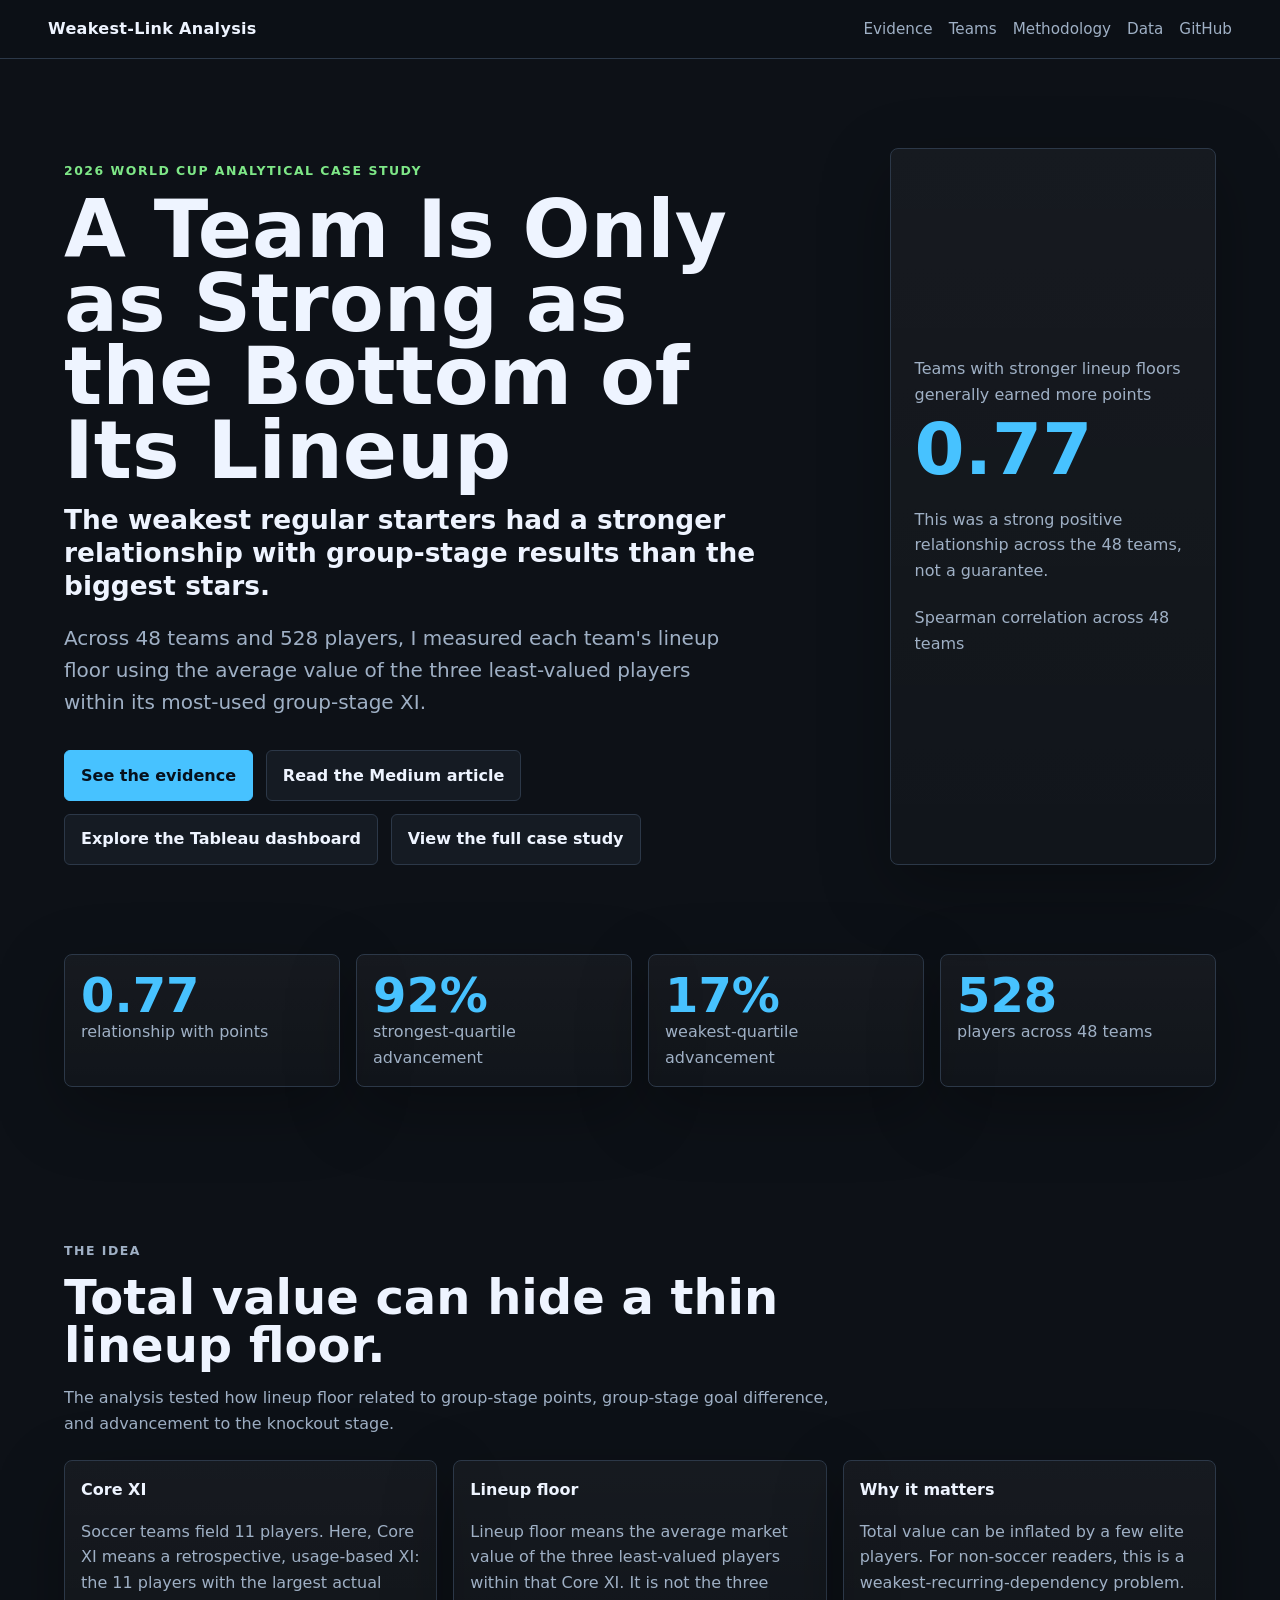
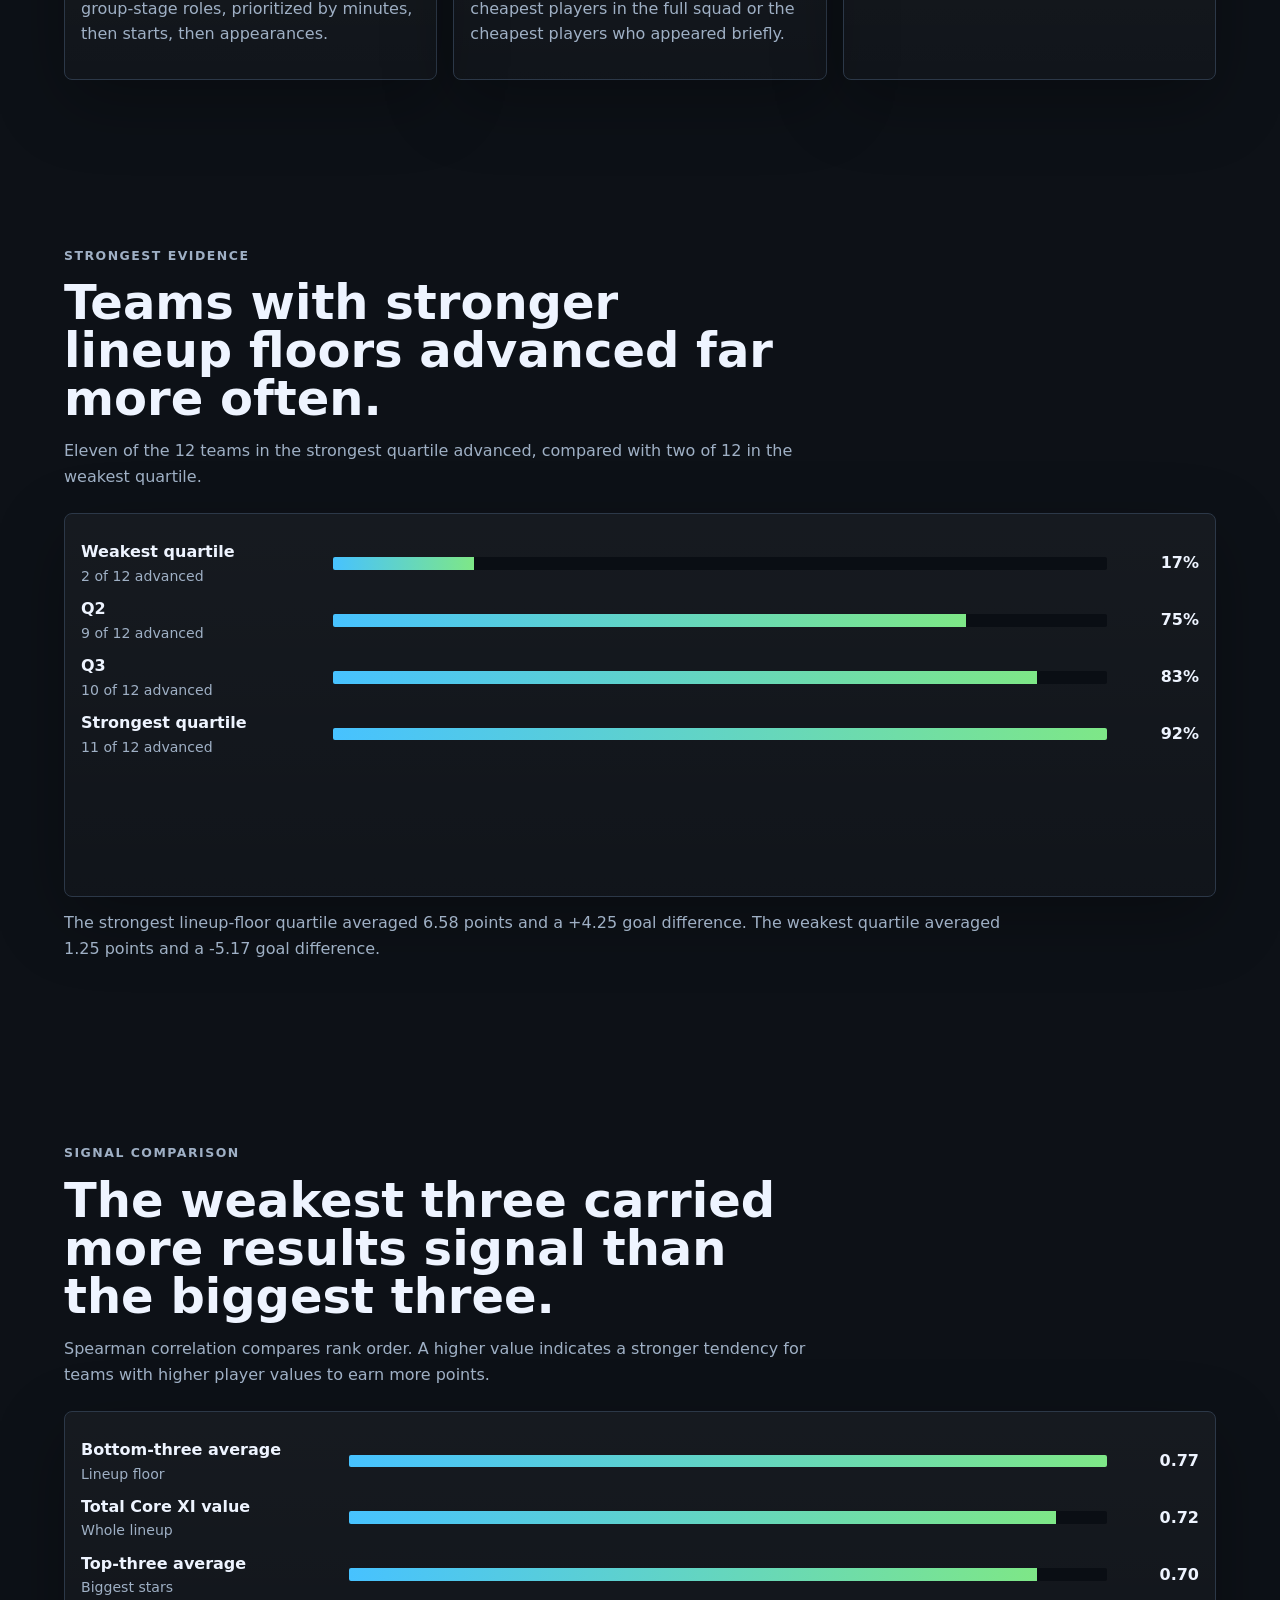
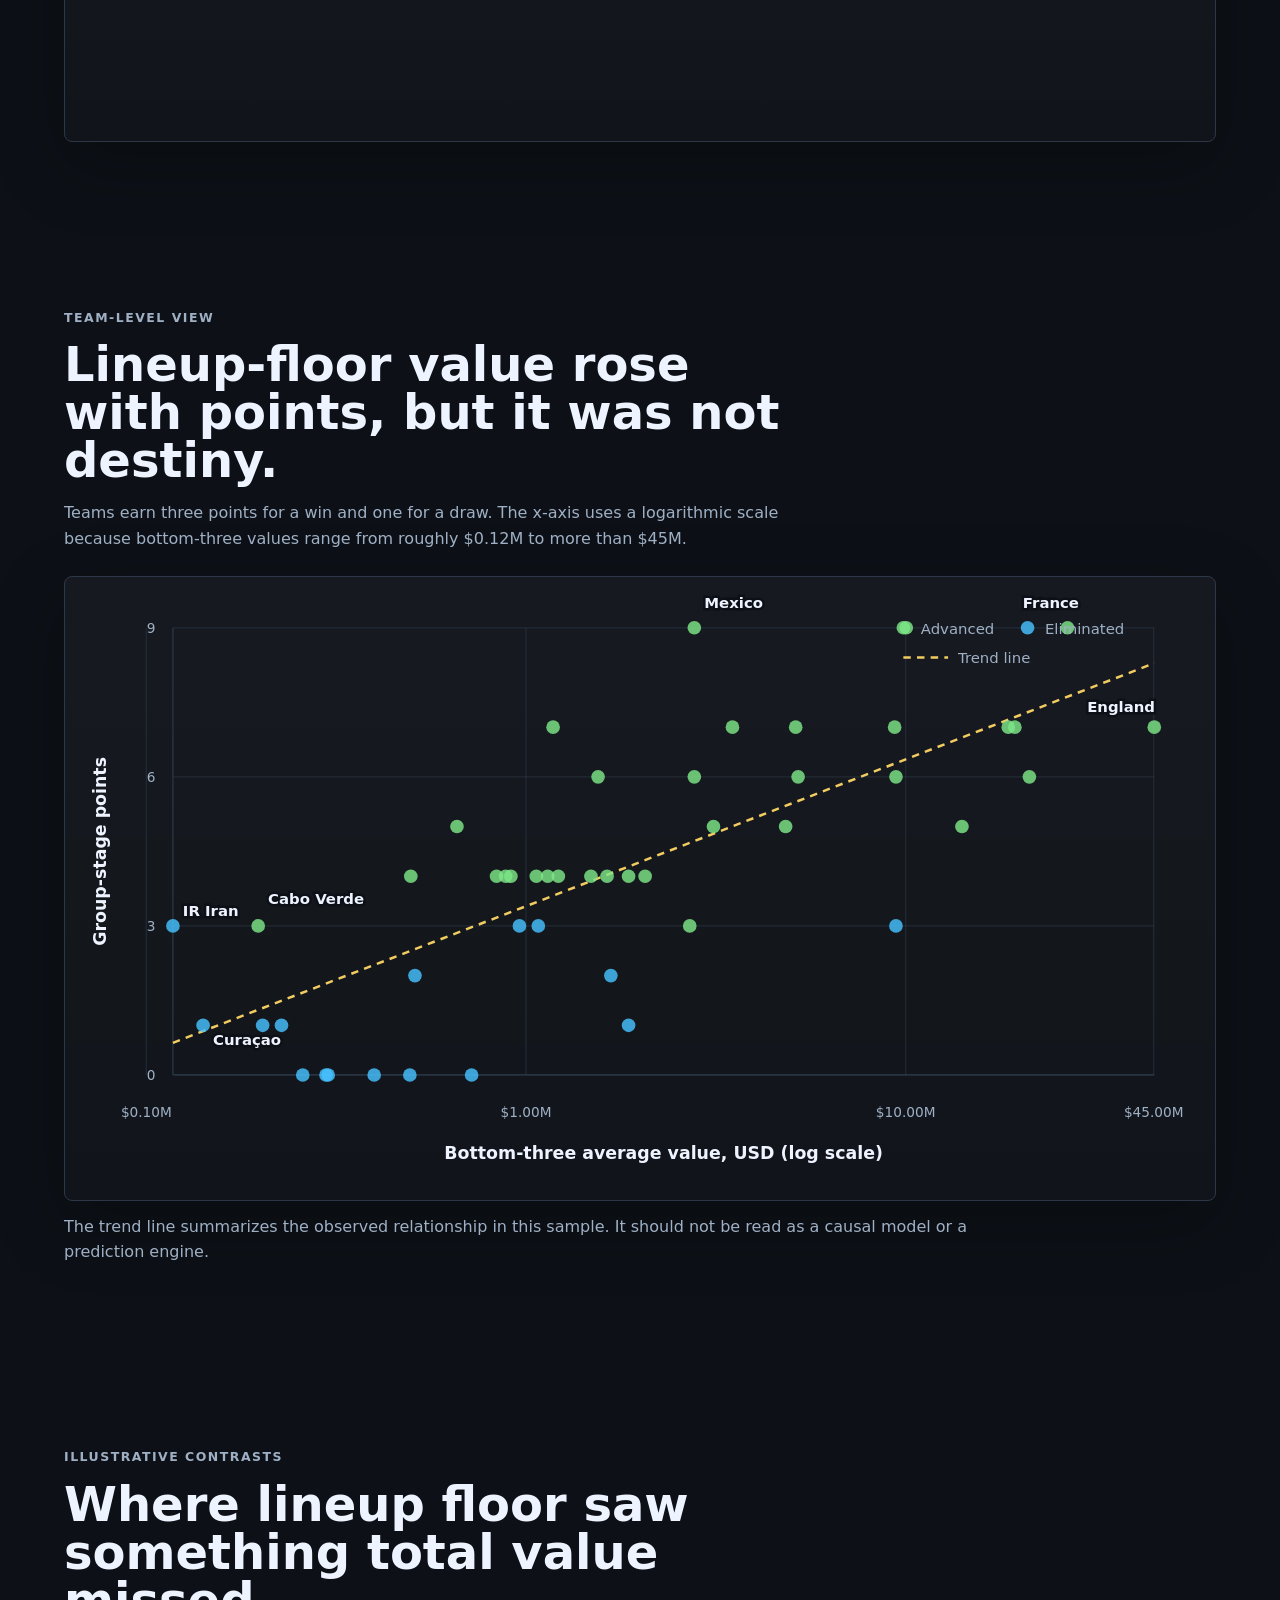
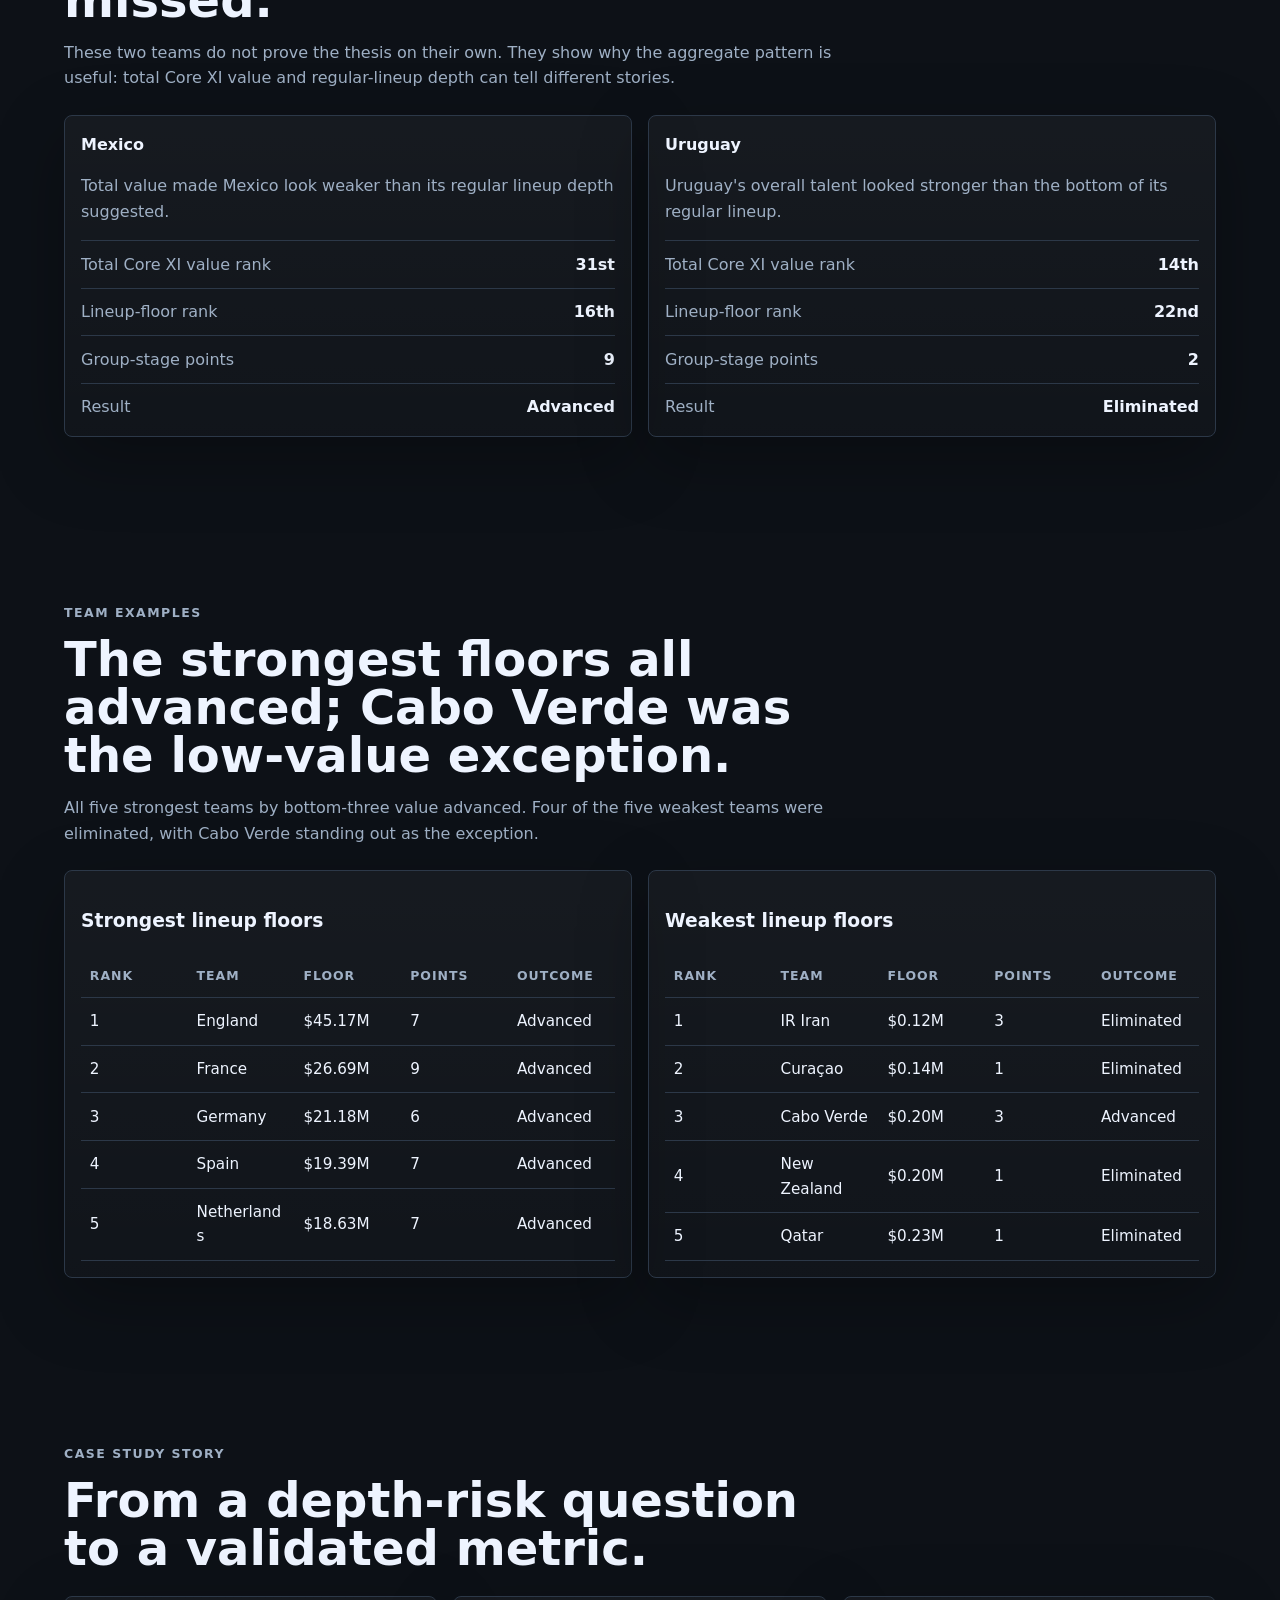
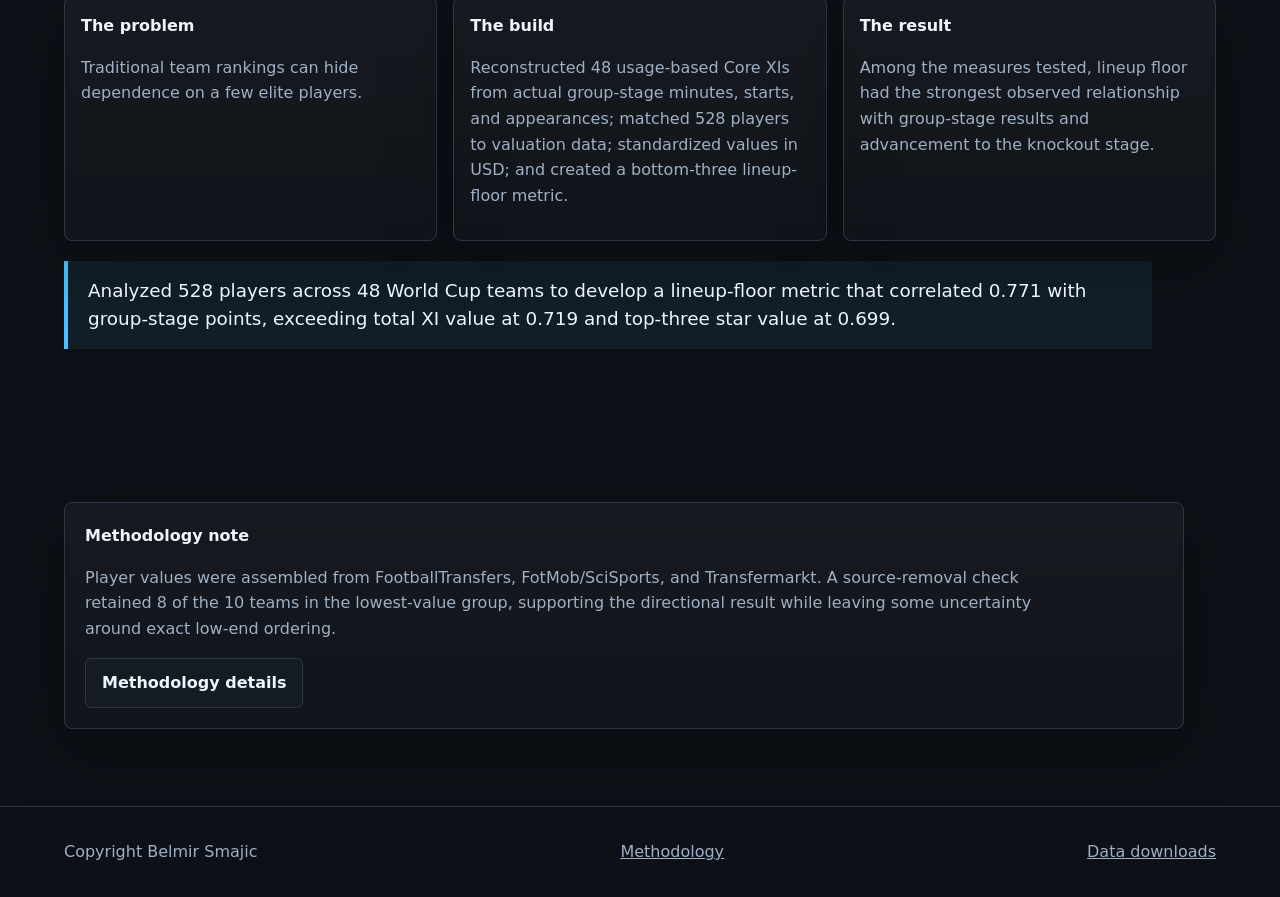
<file: docs/index.html>
<!doctype html>
<html lang="en">
<head>
  <meta charset="utf-8">
  <meta name="viewport" content="width=device-width, initial-scale=1">
  <title>2026 World Cup Weakest-Link Analysis</title>
  <meta name="description" content="An answer-first case study showing how lineup-floor value relates to World Cup group-stage points, goal difference, and advancement.">
  <link rel="icon" href="assets/favicon.svg" type="image/svg+xml">
  <link rel="stylesheet" href="styles.css">
</head>
<body>
  <header class="site-header">
    <a class="brand" href="index.html">Weakest-Link Analysis</a>
    <nav aria-label="Primary navigation">
      <a href="#evidence">Evidence</a>
      <a href="#examples">Teams</a>
      <a href="methodology.html">Methodology</a>
      <a href="data.html">Data</a>
      <a href="https://github.com/BelmirSmajic/2026-world-cup-weakest-link">GitHub</a>
    </nav>
  </header>

  <main>
    <section class="hero story-hero">
      <div class="hero-copy">
        <p class="eyebrow">2026 World Cup analytical case study</p>
        <h1>A Team Is Only as Strong as the Bottom of Its Lineup</h1>
        <p class="subhead">The weakest regular starters had a stronger relationship with group-stage results than the biggest stars.</p>
        <p class="lede">Across 48 teams and 528 players, I measured each team's lineup floor using the average value of the three least-valued players within its most-used group-stage XI.</p>
        <div class="hero-actions">
          <a class="button primary" href="#evidence">See the evidence</a>
          <a class="button" href="https://medium.com/@belmirsmajic/a-team-is-only-as-strong-as-the-bottom-of-its-lineup-491d8825fed4">Read the Medium article</a>
          <a class="button" href="https://public.tableau.com/app/profile/belmir.smajic/viz/2026WorldCupanalyticalcasestudy/Home">Explore the Tableau dashboard</a>
          <a class="button" href="https://belmirsmajic.github.io/2026-world-cup-weakest-link/">View the full case study</a>
        </div>
      </div>
      <div class="hero-panel answer-panel" aria-label="Primary result">
        <span>Teams with stronger lineup floors generally earned more points</span>
        <strong>0.77</strong>
        <p>This was a strong positive relationship across the 48 teams, not a guarantee.</p>
        <span>Spearman correlation across 48 teams</span>
      </div>
    </section>

    <section class="metric-grid answer-metrics" aria-label="Top results">
      <article><strong>0.77</strong><span>relationship with points</span></article>
      <article><strong>92%</strong><span>strongest-quartile advancement</span></article>
      <article><strong>17%</strong><span>weakest-quartile advancement</span></article>
      <article><strong>528</strong><span>players across 48 teams</span></article>
    </section>

    <section class="section explanation" id="idea">
      <div class="section-heading">
        <p class="eyebrow">The idea</p>
        <h2>Total value can hide a thin lineup floor.</h2>
        <p>The analysis tested how lineup floor related to group-stage points, group-stage goal difference, and advancement to the knockout stage.</p>
      </div>
      <div class="explain-grid">
        <article>
          <strong>Core XI</strong>
          <p>Soccer teams field 11 players. Here, Core XI means a retrospective, usage-based XI: the 11 players with the largest actual group-stage roles, prioritized by minutes, then starts, then appearances.</p>
        </article>
        <article>
          <strong>Lineup floor</strong>
          <p>Lineup floor means the average market value of the three least-valued players within that Core XI. It is not the three cheapest players in the full squad or the cheapest players who appeared briefly.</p>
        </article>
        <article>
          <strong>Why it matters</strong>
          <p>Total value can be inflated by a few elite players. For non-soccer readers, this is a weakest-recurring-dependency problem.</p>
        </article>
      </div>
    </section>

    <section class="section" id="evidence">
      <div class="section-heading">
        <p class="eyebrow">Strongest evidence</p>
        <h2>Teams with stronger lineup floors advanced far more often.</h2>
        <p>Eleven of the 12 teams in the strongest quartile advanced, compared with two of 12 in the weakest quartile.</p>
      </div>
      <article class="chart-card wide">
        <div id="quartile-chart" class="chart"></div>
      </article>
      <p class="chart-note">The strongest lineup-floor quartile averaged 6.58 points and a +4.25 goal difference. The weakest quartile averaged 1.25 points and a -5.17 goal difference.</p>
    </section>

    <section class="section">
      <div class="section-heading">
        <p class="eyebrow">Signal comparison</p>
        <h2>The weakest three carried more results signal than the biggest three.</h2>
        <p>Spearman correlation compares rank order. A higher value indicates a stronger tendency for teams with higher player values to earn more points.</p>
      </div>
      <article class="chart-card wide compact-card">
        <div id="correlation-chart" class="chart"></div>
      </article>
    </section>

    <section class="section">
      <div class="section-heading">
        <p class="eyebrow">Team-level view</p>
        <h2>Lineup-floor value rose with points, but it was not destiny.</h2>
        <p>Teams earn three points for a win and one for a draw. The x-axis uses a logarithmic scale because bottom-three values range from roughly $0.12M to more than $45M.</p>
      </div>
      <article class="chart-card wide scatter-card">
        <div id="scatter-chart" class="chart scatter"></div>
      </article>
      <p class="chart-note">The trend line summarizes the observed relationship in this sample. It should not be read as a causal model or a prediction engine.</p>
    </section>

    <section class="section contrast-section">
      <div class="section-heading">
        <p class="eyebrow">Illustrative contrasts</p>
        <h2>Where lineup floor saw something total value missed.</h2>
        <p>These two teams do not prove the thesis on their own. They show why the aggregate pattern is useful: total Core XI value and regular-lineup depth can tell different stories.</p>
      </div>
      <div class="contrast-grid">
        <article class="contrast-card">
          <strong>Mexico</strong>
          <p>Total value made Mexico look weaker than its regular lineup depth suggested.</p>
          <dl>
            <div><dt>Total Core XI value rank</dt><dd>31st</dd></div>
            <div><dt>Lineup-floor rank</dt><dd>16th</dd></div>
            <div><dt>Group-stage points</dt><dd>9</dd></div>
            <div><dt>Result</dt><dd>Advanced</dd></div>
          </dl>
        </article>
        <article class="contrast-card">
          <strong>Uruguay</strong>
          <p>Uruguay's overall talent looked stronger than the bottom of its regular lineup.</p>
          <dl>
            <div><dt>Total Core XI value rank</dt><dd>14th</dd></div>
            <div><dt>Lineup-floor rank</dt><dd>22nd</dd></div>
            <div><dt>Group-stage points</dt><dd>2</dd></div>
            <div><dt>Result</dt><dd>Eliminated</dd></div>
          </dl>
        </article>
      </div>
    </section>

    <section class="section" id="examples">
      <div class="section-heading">
        <p class="eyebrow">Team examples</p>
        <h2>The strongest floors all advanced; Cabo Verde was the low-value exception.</h2>
        <p>All five strongest teams by bottom-three value advanced. Four of the five weakest teams were eliminated, with Cabo Verde standing out as the exception.</p>
      </div>
      <div class="table-grid">
        <article class="table-card">
          <h3>Strongest lineup floors</h3>
          <div id="strongest-table"></div>
        </article>
        <article class="table-card">
          <h3>Weakest lineup floors</h3>
          <div id="weakest-table"></div>
        </article>
      </div>
    </section>

    <section class="section case-story">
      <div class="section-heading">
        <p class="eyebrow">Case study story</p>
        <h2>From a depth-risk question to a validated metric.</h2>
      </div>
      <div class="story-grid">
        <article>
          <strong>The problem</strong>
          <p>Traditional team rankings can hide dependence on a few elite players.</p>
        </article>
        <article>
          <strong>The build</strong>
          <p>Reconstructed 48 usage-based Core XIs from actual group-stage minutes, starts, and appearances; matched 528 players to valuation data; standardized values in USD; and created a bottom-three lineup-floor metric.</p>
        </article>
        <article>
          <strong>The result</strong>
          <p>Among the measures tested, lineup floor had the strongest observed relationship with group-stage results and advancement to the knockout stage.</p>
        </article>
      </div>
      <blockquote>Analyzed 528 players across 48 World Cup teams to develop a lineup-floor metric that correlated 0.771 with group-stage points, exceeding total XI value at 0.719 and top-three star value at 0.699.</blockquote>
    </section>

    <section class="section methodology-note">
      <div class="note-card">
        <strong>Methodology note</strong>
        <p>Player values were assembled from FootballTransfers, FotMob/SciSports, and Transfermarkt. A source-removal check retained 8 of the 10 teams in the lowest-value group, supporting the directional result while leaving some uncertainty around exact low-end ordering.</p>
        <a class="button" href="methodology.html">Methodology details</a>
      </div>
    </section>
  </main>

  <footer>
    <span>Copyright Belmir Smajic</span>
    <a href="methodology.html">Methodology</a>
    <a href="data.html">Data downloads</a>
  </footer>
  <script src="assets/site-data.js"></script>
  <script src="app.js"></script>
</body>
</html>
</file>
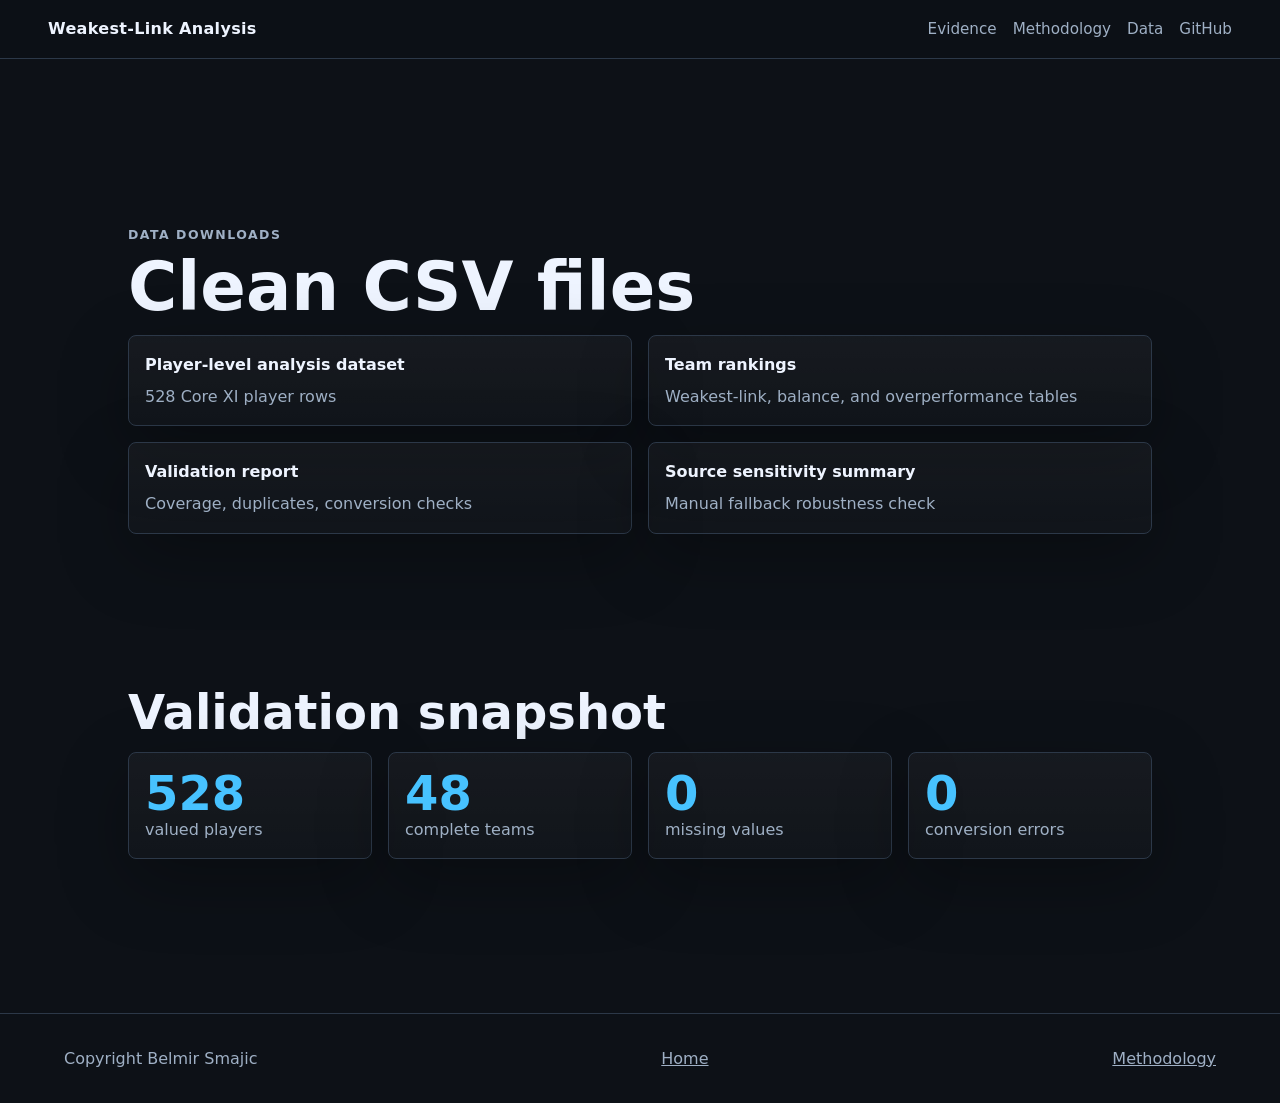
<file: docs/data.html>
<!doctype html>
<html lang="en">
<head>
  <meta charset="utf-8">
  <meta name="viewport" content="width=device-width, initial-scale=1">
  <title>Data | 2026 World Cup Weakest-Link Analysis</title>
  <link rel="icon" href="assets/favicon.svg" type="image/svg+xml">
  <link rel="stylesheet" href="styles.css">
</head>
<body>
  <header class="site-header">
    <a class="brand" href="index.html">Weakest-Link Analysis</a>
    <nav aria-label="Primary navigation">
      <a href="index.html#evidence">Evidence</a>
      <a href="methodology.html">Methodology</a>
      <a href="data.html">Data</a>
      <a href="https://github.com/BelmirSmajic/2026-world-cup-weakest-link">GitHub</a>
    </nav>
  </header>
  <main class="page">
    <section class="section">
      <p class="eyebrow">Data downloads</p>
      <h1>Clean CSV files</h1>
      <div class="download-grid">
        <a href="data/player_level_analysis.csv"><strong>Player-level analysis dataset</strong><span>528 Core XI player rows</span></a>
        <a href="data/team_rankings.csv"><strong>Team rankings</strong><span>Weakest-link, balance, and overperformance tables</span></a>
        <a href="data/final_value_validation_report.csv"><strong>Validation report</strong><span>Coverage, duplicates, conversion checks</span></a>
        <a href="data/source_mix_sensitivity_summary.csv"><strong>Source sensitivity summary</strong><span>Manual fallback robustness check</span></a>
      </div>
    </section>
    <section class="section">
      <h2>Validation snapshot</h2>
      <div class="metric-grid compact">
        <article><strong>528</strong><span>valued players</span></article>
        <article><strong>48</strong><span>complete teams</span></article>
        <article><strong>0</strong><span>missing values</span></article>
        <article><strong>0</strong><span>conversion errors</span></article>
      </div>
    </section>
  </main>
  <footer><span>Copyright Belmir Smajic</span><a href="index.html">Home</a><a href="methodology.html">Methodology</a></footer>
</body>
</html>
</file>
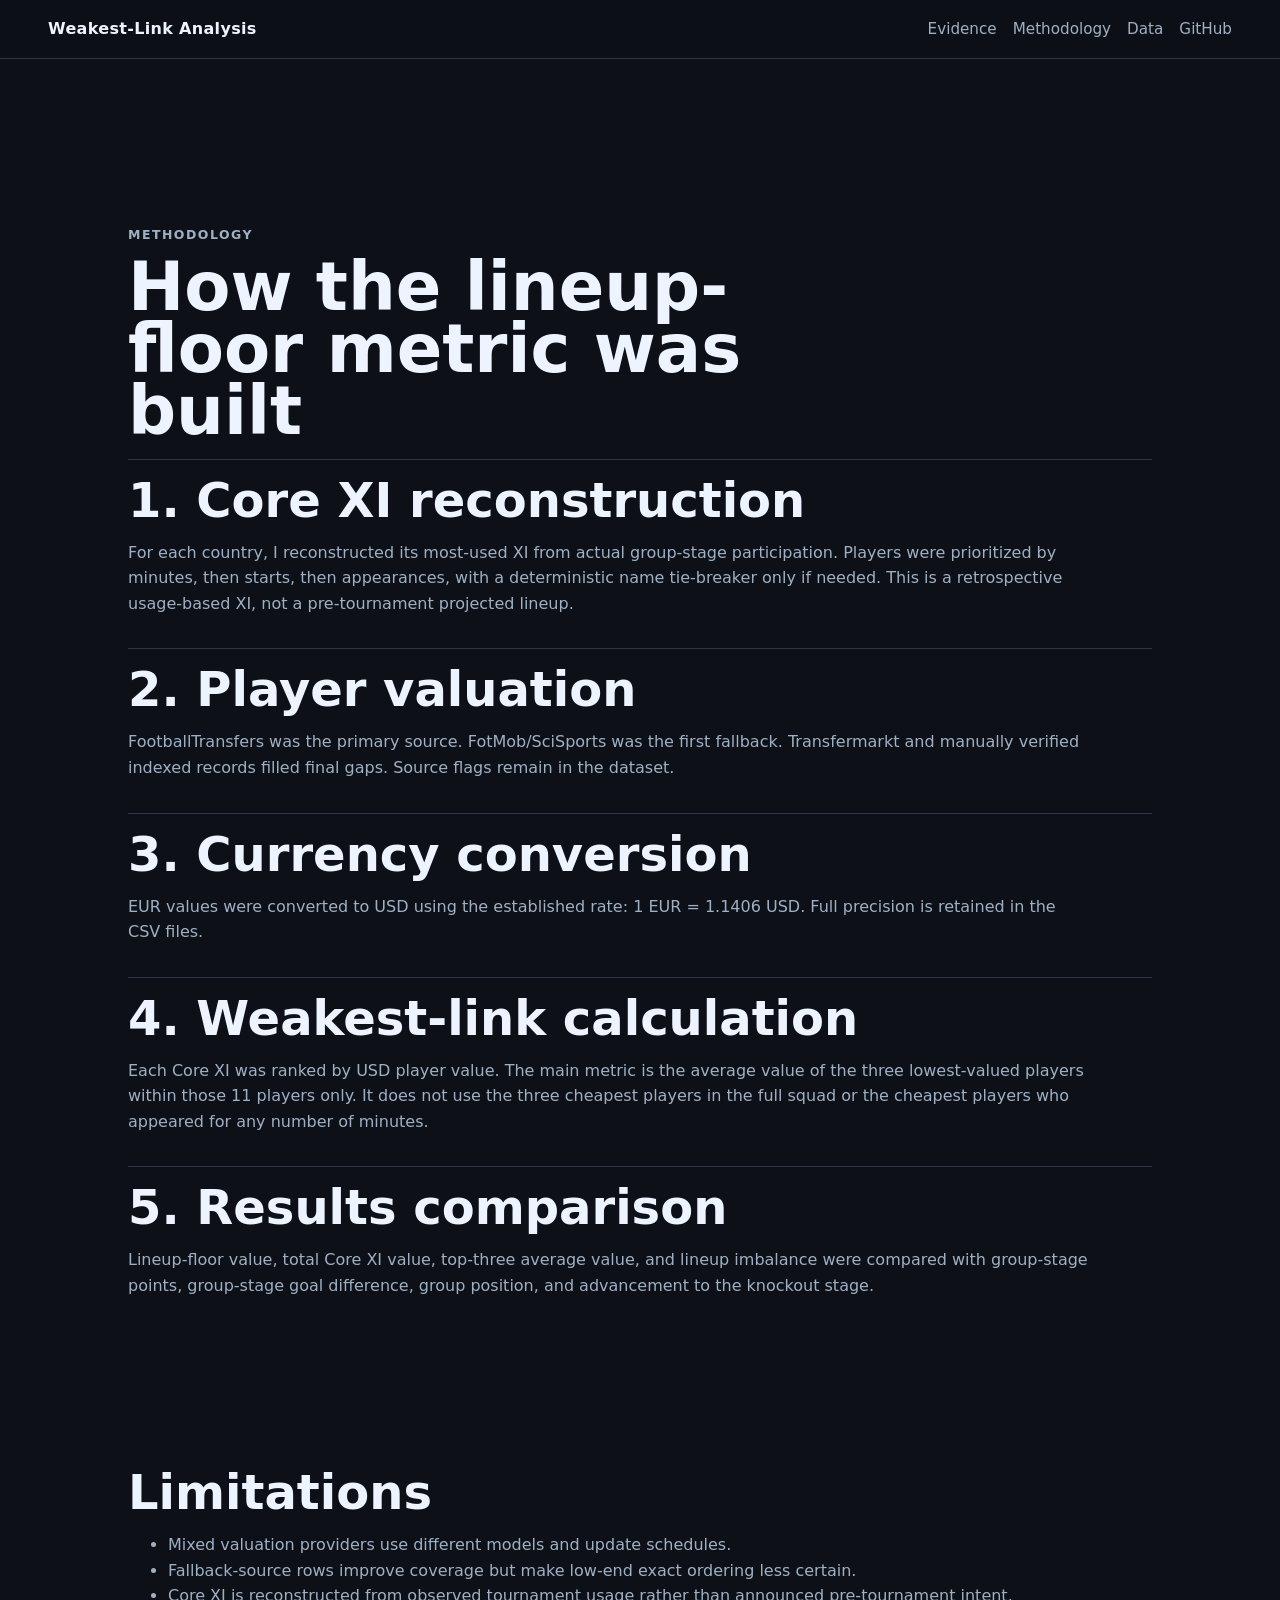
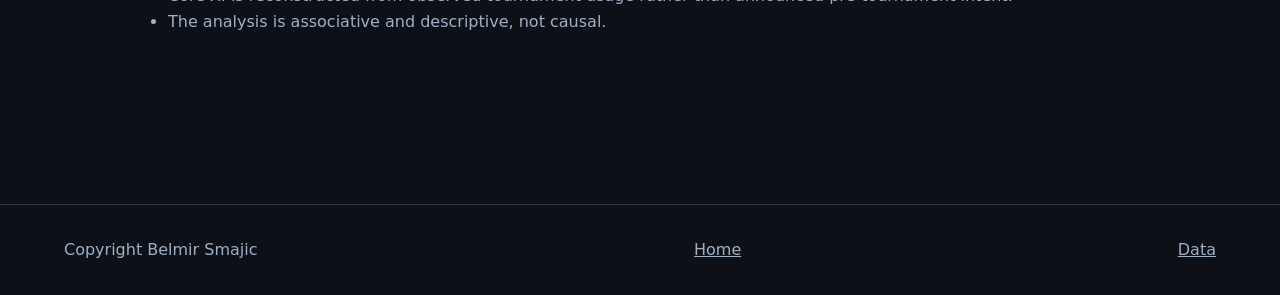
<file: docs/methodology.html>
<!doctype html>
<html lang="en">
<head>
  <meta charset="utf-8">
  <meta name="viewport" content="width=device-width, initial-scale=1">
  <title>Methodology | 2026 World Cup Weakest-Link Analysis</title>
  <link rel="icon" href="assets/favicon.svg" type="image/svg+xml">
  <link rel="stylesheet" href="styles.css">
</head>
<body>
  <header class="site-header">
    <a class="brand" href="index.html">Weakest-Link Analysis</a>
    <nav aria-label="Primary navigation">
      <a href="index.html#evidence">Evidence</a>
      <a href="methodology.html">Methodology</a>
      <a href="data.html">Data</a>
      <a href="https://github.com/BelmirSmajic/2026-world-cup-weakest-link">GitHub</a>
    </nav>
  </header>
  <main class="page">
    <section class="section">
      <p class="eyebrow">Methodology</p>
      <h1>How the lineup-floor metric was built</h1>
      <div class="method-list">
        <article><h2>1. Core XI reconstruction</h2><p>For each country, I reconstructed its most-used XI from actual group-stage participation. Players were prioritized by minutes, then starts, then appearances, with a deterministic name tie-breaker only if needed. This is a retrospective usage-based XI, not a pre-tournament projected lineup.</p></article>
        <article><h2>2. Player valuation</h2><p>FootballTransfers was the primary source. FotMob/SciSports was the first fallback. Transfermarkt and manually verified indexed records filled final gaps. Source flags remain in the dataset.</p></article>
        <article><h2>3. Currency conversion</h2><p>EUR values were converted to USD using the established rate: 1 EUR = 1.1406 USD. Full precision is retained in the CSV files.</p></article>
        <article><h2>4. Weakest-link calculation</h2><p>Each Core XI was ranked by USD player value. The main metric is the average value of the three lowest-valued players within those 11 players only. It does not use the three cheapest players in the full squad or the cheapest players who appeared for any number of minutes.</p></article>
        <article><h2>5. Results comparison</h2><p>Lineup-floor value, total Core XI value, top-three average value, and lineup imbalance were compared with group-stage points, group-stage goal difference, group position, and advancement to the knockout stage.</p></article>
      </div>
    </section>
    <section class="section">
      <h2>Limitations</h2>
      <ul class="clean-list">
        <li>Mixed valuation providers use different models and update schedules.</li>
        <li>Fallback-source rows improve coverage but make low-end exact ordering less certain.</li>
        <li>Core XI is reconstructed from observed tournament usage rather than announced pre-tournament intent.</li>
        <li>The analysis is associative and descriptive, not causal.</li>
      </ul>
    </section>
  </main>
  <footer><span>Copyright Belmir Smajic</span><a href="index.html">Home</a><a href="data.html">Data</a></footer>
</body>
</html>
</file>
<file: docs/styles.css>
:root {
  color-scheme: dark;
  --bg: #0d1117;
  --panel: #151b23;
  --panel-2: #1d2632;
  --text: #eef4ff;
  --muted: #9fb0c5;
  --line: #2c3848;
  --accent: #47c2ff;
  --accent-2: #7ee787;
  --warn: #f2cc60;
  --danger: #ff7b72;
  --shadow: 0 22px 70px rgba(0, 0, 0, .28);
}
* { box-sizing: border-box; }
body {
  margin: 0;
  font-family: Inter, ui-sans-serif, system-ui, -apple-system, BlinkMacSystemFont, "Segoe UI", sans-serif;
  background: var(--bg);
  color: var(--text);
  line-height: 1.6;
}
a { color: inherit; }
.site-header {
  position: sticky;
  top: 0;
  z-index: 10;
  display: flex;
  align-items: center;
  justify-content: space-between;
  gap: 1rem;
  padding: 1rem clamp(1rem, 4vw, 3rem);
  background: rgba(13, 17, 23, .86);
  border-bottom: 1px solid var(--line);
  backdrop-filter: blur(18px);
}
.brand { font-weight: 800; text-decoration: none; letter-spacing: .02em; }
nav { display: flex; gap: 1rem; flex-wrap: wrap; color: var(--muted); font-size: .95rem; }
nav a { text-decoration: none; }
nav a:hover { color: var(--text); }
.hero {
  min-height: 82vh;
  display: grid;
  grid-template-columns: minmax(0, 1.4fr) minmax(18rem, .6fr);
  align-items: center;
  gap: clamp(2rem, 5vw, 5rem);
  padding: clamp(3rem, 7vw, 7rem) clamp(1rem, 5vw, 5rem);
}
.hero h1, .page h1 {
  max-width: 13ch;
  margin: .4rem 0 1rem;
  font-size: 5rem;
  line-height: .92;
  letter-spacing: 0;
}
.page h1 { max-width: 16ch; font-size: 4.2rem; }
.subhead {
  max-width: 48rem;
  margin: 0 0 .8rem;
  color: var(--text);
  font-size: 1.65rem;
  line-height: 1.25;
  font-weight: 800;
}
.lede { max-width: 43rem; color: var(--muted); font-size: 1.25rem; }
.eyebrow {
  color: var(--accent-2);
  font-size: .78rem;
  font-weight: 800;
  letter-spacing: .12em;
  text-transform: uppercase;
}
.hero-actions { display: flex; gap: .8rem; flex-wrap: wrap; margin-top: 2rem; }
.button {
  display: inline-flex;
  align-items: center;
  justify-content: center;
  min-height: 2.75rem;
  padding: .72rem 1rem;
  border: 1px solid var(--line);
  border-radius: 6px;
  background: var(--panel);
  color: var(--text);
  text-decoration: none;
  font-weight: 700;
}
.button.primary { background: var(--accent); border-color: var(--accent); color: #06111d; }
.hero-panel, .note-card, .chart-card, .metric-grid article, .download-grid a, .explain-grid article, .story-grid article, .table-card, .contrast-card {
  border: 1px solid var(--line);
  border-radius: 8px;
  background: linear-gradient(180deg, rgba(255,255,255,.04), rgba(255,255,255,.015));
  box-shadow: var(--shadow);
}
.hero-panel { padding: 1.5rem; display: grid; gap: .35rem; }
.hero-panel strong { font-size: 4.5rem; line-height: 1; color: var(--accent); }
.hero-panel span, .hero-panel p { color: var(--muted); }
.answer-panel { align-self: stretch; align-content: center; }
.metric-grid {
  display: grid;
  grid-template-columns: repeat(4, minmax(0, 1fr));
  gap: 1rem;
  padding: 0 clamp(1rem, 5vw, 5rem) 4rem;
}
.metric-grid.compact { padding: 0; margin-top: 1rem; }
.metric-grid article { padding: 1rem; }
.metric-grid strong { display: block; font-size: 3rem; color: var(--accent); line-height: 1; }
.metric-grid span { color: var(--muted); }
.section, .page {
  padding: clamp(3rem, 6vw, 5rem) clamp(1rem, 5vw, 5rem);
}
.section-heading { max-width: 48rem; margin-bottom: 1.5rem; }
.section h2 { max-width: 22ch; margin: 0 0 1rem; font-size: 3rem; line-height: 1; }
.section p { max-width: 60rem; color: var(--muted); }
.explain-grid, .story-grid, .table-grid, .contrast-grid {
  display: grid;
  grid-template-columns: repeat(3, minmax(0, 1fr));
  gap: 1rem;
}
.table-grid { grid-template-columns: repeat(2, minmax(0, 1fr)); }
.contrast-grid { grid-template-columns: repeat(2, minmax(0, 1fr)); }
.explain-grid article, .story-grid article, .table-card, .contrast-card { min-width: 0; padding: 1rem; }
.explain-grid strong, .story-grid strong, .note-card strong, .contrast-card strong { display: block; margin-bottom: .35rem; color: var(--text); }
.contrast-card dl {
  display: grid;
  gap: .65rem;
  margin: 1rem 0 0;
}
.contrast-card dl div {
  display: flex;
  justify-content: space-between;
  gap: 1rem;
  padding-top: .65rem;
  border-top: 1px solid var(--line);
}
.contrast-card dt { color: var(--muted); }
.contrast-card dd { margin: 0; color: var(--text); font-weight: 800; white-space: nowrap; }
.case-story blockquote {
  max-width: 68rem;
  margin: 1.25rem 0 0;
  padding: 1rem 1.25rem;
  border-left: 4px solid var(--accent);
  background: rgba(71, 194, 255, .08);
  color: var(--text);
  font-size: 1.15rem;
  line-height: 1.5;
}
.chart-grid {
  display: grid;
  grid-template-columns: repeat(2, minmax(0, 1fr));
  gap: 1rem;
}
.chart-card { padding: 1rem; min-height: 24rem; }
.compact-card { min-height: 14rem; }
.scatter-card { min-height: 30rem; }
.chart-card.wide { grid-column: 1 / -1; }
.chart-card h3 { margin: 0 0 1rem; }
.chart { min-height: 18rem; }
.bar-row, .quartile-row, .correlation-row {
  display: grid;
  grid-template-columns: minmax(7rem, 11rem) 1fr minmax(4rem, 6rem);
  gap: .75rem;
  align-items: center;
  margin: .55rem 0;
  color: var(--muted);
}
.quartile-row { grid-template-columns: minmax(10rem, 15rem) 1fr minmax(4rem, 5rem); }
.correlation-row { grid-template-columns: minmax(12rem, 16rem) 1fr minmax(4rem, 5rem); }
.quartile-row strong, .correlation-row strong { display: block; color: var(--text); }
.quartile-row span, .correlation-row span { display: block; font-size: .88rem; }
.quartile-row b, .correlation-row b { color: var(--text); text-align: right; }
.bar-track { height: .8rem; background: #0a0e14; border-radius: 2px; overflow: hidden; }
.bar-fill { height: 100%; background: linear-gradient(90deg, var(--accent), var(--accent-2)); }
.bar-row strong { color: var(--text); font-size: .9rem; }
.chart-svg { width: 100%; min-height: 21rem; overflow: visible; }
.scatter-svg { min-height: 28rem; }
.axis, .tick { stroke: var(--line); }
.grid { stroke: var(--line); opacity: .55; }
.dot { fill: var(--accent); opacity: .82; }
.dot.advanced { fill: var(--accent-2); }
.label { fill: var(--muted); font-size: 12px; }
.axis-label { font-size: 11px; }
.axis-title { fill: var(--text); font-size: 14px; font-weight: 700; }
.trend-line { stroke: var(--warn); stroke-width: 2; stroke-dasharray: 6 5; }
.team-label { fill: var(--text); font-size: 12px; font-weight: 800; paint-order: stroke; stroke: var(--bg); stroke-width: 4px; }
.chart-note {
  margin-top: .8rem;
  color: var(--muted);
}
.legend .label { font-size: 12px; }
.split {
  display: grid;
  grid-template-columns: minmax(0, 1.2fr) minmax(18rem, .8fr);
  gap: 1.5rem;
  align-items: start;
}
.note-card { padding: 1.25rem; }
.methodology-note .note-card { max-width: 70rem; }
.method-list { display: grid; gap: 1rem; max-width: 65rem; }
.method-list article { border-top: 1px solid var(--line); padding-top: 1rem; }
.clean-list { color: var(--muted); }
.download-grid {
  display: grid;
  grid-template-columns: repeat(2, minmax(0, 1fr));
  gap: 1rem;
  max-width: 70rem;
}
.download-grid a { display: grid; gap: .4rem; padding: 1rem; text-decoration: none; }
.download-grid span { color: var(--muted); }
table { width: 100%; border-collapse: collapse; table-layout: fixed; font-size: .95rem; }
th, td { padding: .7rem .55rem; border-bottom: 1px solid var(--line); text-align: left; }
th { color: var(--muted); font-size: .78rem; text-transform: uppercase; letter-spacing: .08em; }
td { color: var(--text); }
td:nth-child(3), td:nth-child(4) { white-space: nowrap; }
td:nth-child(2), td:nth-child(5) { overflow-wrap: anywhere; }
footer {
  display: flex;
  gap: 1rem;
  justify-content: space-between;
  flex-wrap: wrap;
  padding: 2rem clamp(1rem, 5vw, 5rem);
  border-top: 1px solid var(--line);
  color: var(--muted);
}
@media (max-width: 850px) {
  .hero, .split, .chart-grid, .download-grid, .explain-grid, .story-grid, .table-grid, .contrast-grid { grid-template-columns: 1fr; }
  .hero h1 { font-size: 4.25rem; }
  .page h1 { font-size: 3.25rem; }
  .metric-grid { grid-template-columns: repeat(2, minmax(0, 1fr)); }
  .site-header { align-items: flex-start; flex-direction: column; }
  .chart-card.wide { grid-column: auto; }
}
@media (max-width: 520px) {
  .hero h1 { font-size: 3rem; }
  .page h1 { font-size: 2.5rem; }
  .subhead { font-size: 1.25rem; }
  .lede { font-size: 1.1rem; }
  .hero-panel strong, .metric-grid strong { font-size: 2.6rem; }
  .section h2 { font-size: 2rem; }
  .metric-grid { grid-template-columns: 1fr; }
  .bar-row, .quartile-row, .correlation-row { grid-template-columns: 1fr; gap: .35rem; }
  .quartile-row b, .correlation-row b { text-align: left; }
  .chart-card { padding: .75rem; }
  table { font-size: .86rem; }
  th, td { padding: .55rem .35rem; }
  th:first-child, td:first-child { width: 2.4rem; }
  th:nth-child(3), td:nth-child(3) { width: 4.8rem; }
  th:nth-child(4), td:nth-child(4) { width: 3.3rem; }
}
</file>
